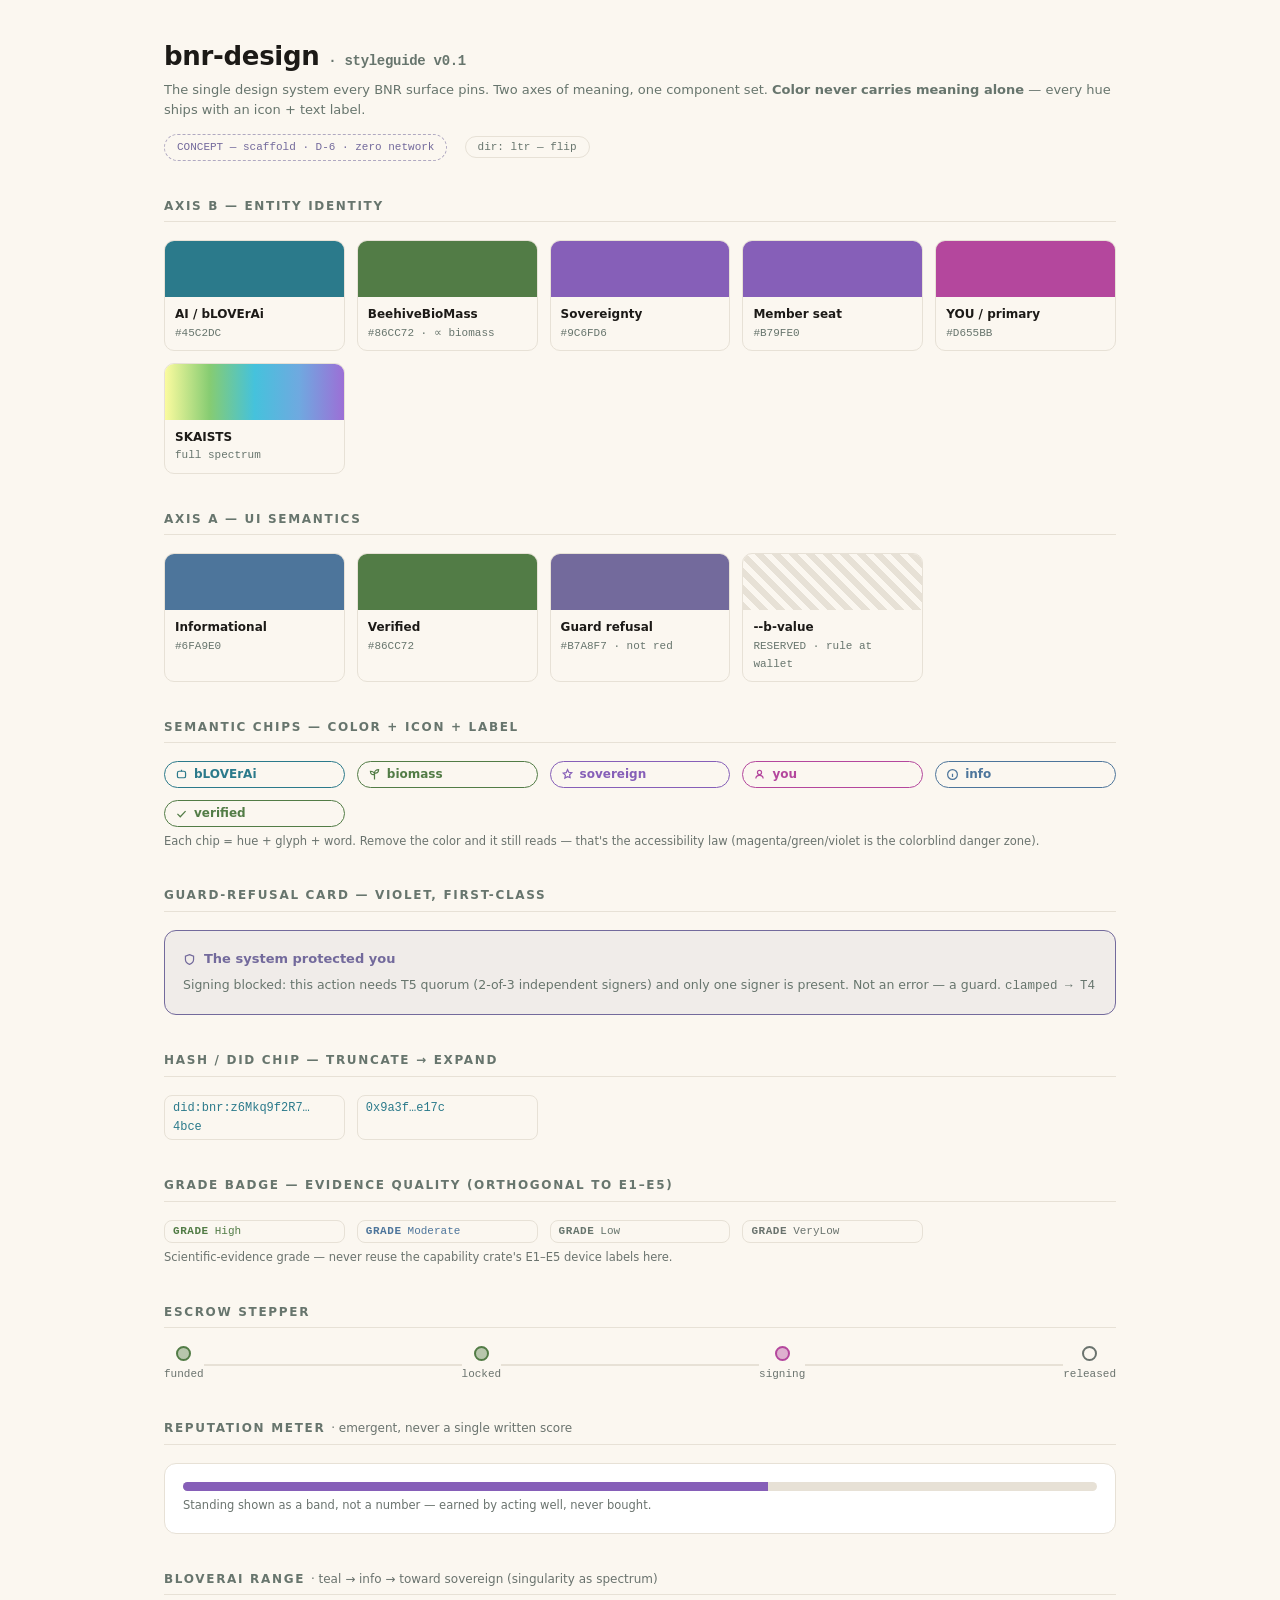
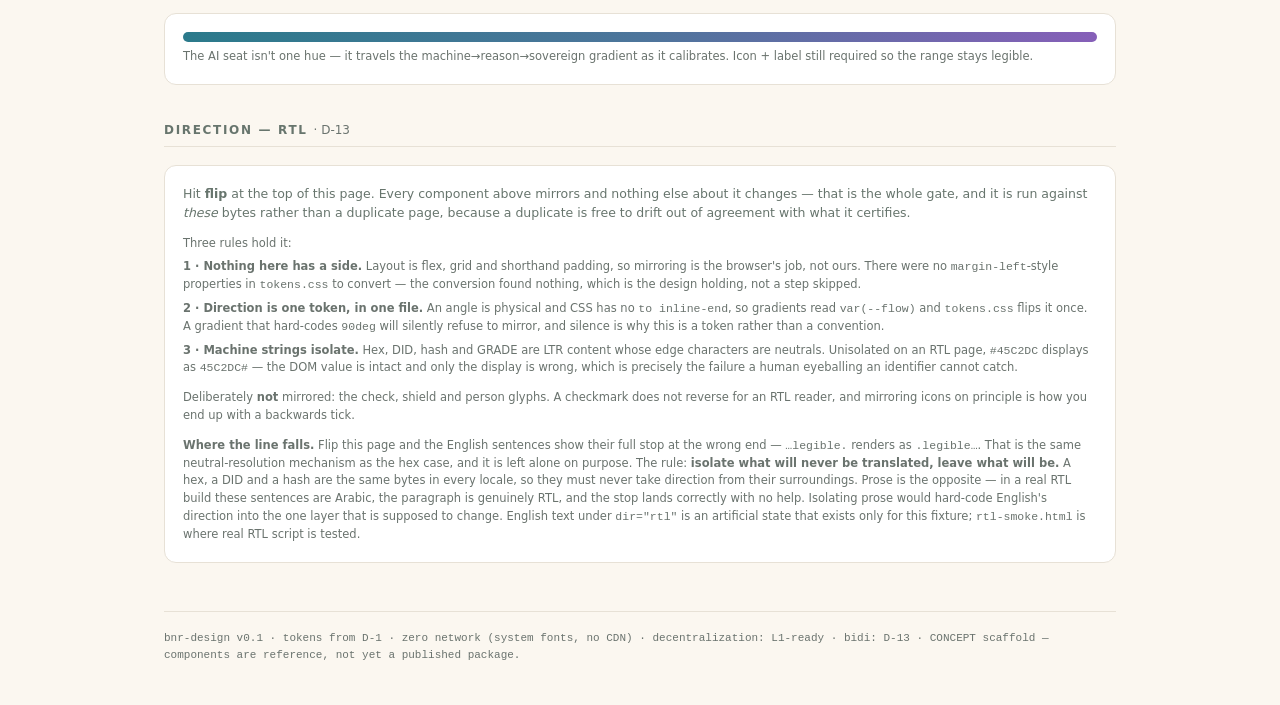
<file: index.html>
<!doctype html>
<html lang="en">
<head>
<meta charset="utf-8">
<meta name="viewport" content="width=device-width, initial-scale=1">
<title>bnr-design · styleguide v0.1</title>
<!-- The law is tokens.css — linked, not copied. One source of truth: a styleguide that
     duplicates the tokens can drift from them; one that consumes them cannot. Still L1 —
     tokens.css sits beside this file, no network, no CDN. -->
<link rel="stylesheet" href="tokens.css">
<style>
*{box-sizing:border-box}
body{margin:0;background:var(--bg);color:var(--ink);font-family:var(--font-ui);line-height:1.55}
.wrap{max-width:1000px;margin:0 auto;padding:var(--s5) var(--s4) var(--s6)}
h1{font-size:26px;margin:0 0 4px;letter-spacing:-.3px}
h2{font-size:12px;letter-spacing:.14em;text-transform:uppercase;color:var(--ink-mut);margin:var(--s5) 0 var(--s3);font-weight:600;border-bottom:1px solid var(--line);padding-bottom:6px}
.sub{color:var(--ink-mut);font-size:13px;margin-bottom:var(--s2)}
.mono{font-family:var(--font-mono)}
.grid{display:grid;gap:var(--s2)}
.cols{grid-template-columns:repeat(auto-fill,minmax(150px,1fr))}
.card{background:var(--bg-card);border:1px solid var(--line);border-radius:var(--radius);padding:var(--s3)}
/* swatches */
.sw{border-radius:10px;overflow:hidden;border:1px solid var(--line)}
.sw .chip{height:56px}
.sw .meta{padding:8px 10px;font-size:11px}
.sw .meta b{display:block;font-size:12px}
.sw .meta .hex{font-family:var(--font-mono);color:var(--ink-mut)}
/* semantic chip = color + icon + label (never color alone) */
.chip-s{display:inline-flex;align-items:center;gap:6px;font-size:12px;font-weight:600;padding:3px 10px;border-radius:var(--radius-pill);border:1px solid;background:transparent}
.ic{width:13px;height:13px;flex:0 0 auto}
.chip-ai{color:var(--ai);border-color:var(--ai)}
.chip-bio{color:var(--biomass);border-color:var(--biomass)}
.chip-sov{color:var(--sovereign);border-color:var(--sovereign)}
.chip-you{color:var(--you);border-color:var(--you)}
.chip-info{color:var(--info);border-color:var(--info)}
.chip-ver{color:var(--verified);border-color:var(--verified)}
/* guard-refusal card — violet, first-class, not error-red */
.guard{border:1px solid var(--guard);border-radius:var(--radius);padding:var(--s3);background:color-mix(in srgb,var(--guard) 8%,transparent)}
.guard .h{display:flex;align-items:center;gap:8px;color:var(--guard);font-weight:600;font-size:13px}
.guard p{margin:6px 0 0;color:var(--ink-mut);font-size:12.5px}
/* hash chip — truncate → expand */
.hash{font-family:var(--font-mono);font-size:12px;color:var(--ai-deep);border:1px solid var(--line);border-radius:8px;padding:3px 8px;cursor:pointer;background:transparent}
/* GRADE badge */
.grade{display:inline-flex;gap:6px;align-items:center;font-family:var(--font-mono);font-size:11px;border-radius:8px;padding:2px 8px;border:1px solid var(--line)}
.grade b{letter-spacing:.05em}
.g-high{color:var(--verified)} .g-mod{color:var(--info)} .g-low{color:var(--ink-mut)} .g-vlow{color:var(--ink-dim)}
/* reputation meter (emergent, not a single written score) */
.rep{height:9px;border-radius:6px;background:var(--line);overflow:hidden}
.rep>i{display:block;height:100%;background:var(--sovereign)}
/* bLOVErAi range bar (teal → info → toward sovereign) */
/* --flow, not 90deg: this gradient encodes a PROGRESSION (machine → reason →
   sovereign). A progression that keeps sweeping left-to-right on an RTL page
   reads backwards to its reader — the bar would claim the AI is calibrating
   away from sovereignty. Decorative gradients may or may not mirror; a gradient
   carrying an ordering must. */
.range{height:10px;border-radius:6px;background:linear-gradient(var(--flow),var(--ai),var(--info),var(--sovereign))}
/* reserved-token hatch — decorative texture, mirrored only for consistency */
.sw .chip.reserved{background:repeating-linear-gradient(var(--hatch),var(--line),var(--line) 6px,transparent 6px,transparent 12px)}
/* D-13 · bidi isolation.
   A machine string (hex, DID, hash, GRADE) is LTR content, and on an RTL page
   it sits inside an RTL paragraph. The Unicode bidi algorithm resolves the
   NEUTRAL characters at its EDGES — '#', '+', a trailing '…' — against the
   SURROUNDING direction, not the string's own. Unisolated, '#45C2DC' renders
   '45C2DC#' and '0x9a3f…' strands its ellipsis at the far end: the value is not
   corrupted in the DOM, only displayed wrong, which is the dangerous kind of
   wrong for an identifier a human is asked to eyeball.
   Note the word EDGES. The chips below truncate in the MIDDLE
   ('did:bnr:z6Mkq9f2R7…4bce'), which puts the ellipsis between alphanumerics
   and leaves a strong 'd' anchoring the front — so these particular strings are
   safe with or without the rule. The rule is applied anyway, because the class
   of string is what is being protected and the next identifier added here will
   not be checked by hand.
   The rule is the PAIR, and neither half works alone — this was measured, not
   assumed:
     · isolate alone  — the element stops leaking into its neighbours, but its
       own direction is still inherited RTL, so the run lays out against an RTL
       base. Measured: '+3 b' rendered with '+' to the RIGHT of 'b'. Strings
       carrying strong Latin letters ('#45C2DC') survive by accident, because a
       strong character anchors the run; a numeral-plus-unit has no anchor and
       breaks. Passing on the strings that happen to have letters is exactly how
       this rule ships half-done.
     · direction alone — internal order is right, but the element still takes
       part in the surrounding bidi context and can be reordered against it.
   So: direction fixes the INSIDE, isolate fixes the OUTSIDE. Belt and braces
   with <bdi> in the markup, which carries isolation even if CSS is lost. */
.hex,.hash,.mono,bdi{direction:ltr;unicode-bidi:isolate}
/* .grade is deliberately NOT forced to ltr — only isolated. 'GRADE' is a proper
   noun that never translates, but 'High'/'Moderate'/'Low' are ordinary words
   that will, so their order must follow the reader's locale rather than ours.
   Same rule as below, applied one level finer: pin what is bytes, let go of
   what is language. */
.grade{unicode-bidi:isolate}
/* the toggle exists so the RTL gate tests THESE bytes, not a copy of them */
.dirtog{font-family:var(--font-mono);font-size:11px;color:var(--ink-mut);background:transparent;border:1px solid var(--line);border-radius:var(--radius-pill);padding:4px 12px;cursor:pointer;margin-inline-start:var(--s2)}
/* escrow stepper */
.step{display:flex;align-items:center;gap:0;font-size:11px;font-family:var(--font-mono)}
.step .n{display:flex;flex-direction:column;align-items:center;gap:5px}
.step .dot{width:15px;height:15px;border-radius:50%;border:2px solid var(--ink-dim)}
.step .dot.on{border-color:var(--verified);background:color-mix(in srgb,var(--verified) 40%,transparent)}
.step .dot.here{border-color:var(--you);background:color-mix(in srgb,var(--you) 40%,transparent)}
.step .bar{flex:1;height:2px;background:var(--line);min-width:22px}
.lbl{color:var(--ink-dim)}
/* concept banner */
.concept{font-family:var(--font-mono);font-size:11px;color:var(--guard);border:1px dashed color-mix(in srgb,var(--guard) 55%,transparent);border-radius:var(--radius-pill);padding:4px 12px;display:inline-block}
.footer{margin-top:var(--s6);color:var(--ink-dim);font-size:11px;font-family:var(--font-mono);border-top:1px solid var(--line);padding-top:var(--s3)}
.note{font-size:11.5px;color:var(--ink-dim);margin-top:6px}
</style>
</head>
<body>
<div class="wrap">
  <h1>bnr-design <span class="mono" style="font-size:14px;color:var(--ink-mut)">· styleguide v0.1</span></h1>
  <div class="sub">The single design system every BNR surface pins. Two axes of meaning, one component set. <b>Color never carries meaning alone</b> — every hue ships with an icon + text label.</div>
  <span class="concept">CONCEPT — scaffold · D-6 · zero network</span>
  <button class="dirtog" onclick="var h=document.documentElement;h.dir=h.dir==='rtl'?'ltr':'rtl';this.textContent='dir: '+h.dir+' — flip'">dir: ltr — flip</button>

  <h2>Axis B — entity identity</h2>
  <div class="grid cols">
    <div class="sw"><div class="chip" style="background:var(--ai)"></div><div class="meta"><b>AI / bLOVErAi</b><span class="hex">#45C2DC</span></div></div>
    <div class="sw"><div class="chip" style="background:var(--biomass)"></div><div class="meta"><b>BeehiveBioMass</b><span class="hex">#86CC72 · ∝ biomass</span></div></div>
    <div class="sw"><div class="chip" style="background:var(--sovereign)"></div><div class="meta"><b>Sovereignty</b><span class="hex">#9C6FD6</span></div></div>
    <div class="sw"><div class="chip" style="background:var(--sovereign-soft)"></div><div class="meta"><b>Member seat</b><span class="hex">#B79FE0</span></div></div>
    <div class="sw"><div class="chip" style="background:var(--you)"></div><div class="meta"><b>YOU / primary</b><span class="hex">#D655BB</span></div></div>
    <!-- var(--rainbow), not a re-typed copy of its stops: this swatch previously
         duplicated the token's five hexes inline, so the token and its own
         demonstration could drift apart — the exact failure the header comment
         warns about for tokens.css. It also mirrors for free now. -->
    <div class="sw"><div class="chip" style="background:var(--rainbow)"></div><div class="meta"><b>SKAISTS</b><span class="hex">full spectrum</span></div></div>
  </div>

  <h2>Axis A — UI semantics</h2>
  <div class="grid cols">
    <div class="sw"><div class="chip" style="background:var(--info)"></div><div class="meta"><b>Informational</b><span class="hex">#6FA9E0</span></div></div>
    <div class="sw"><div class="chip" style="background:var(--verified)"></div><div class="meta"><b>Verified</b><span class="hex">#86CC72</span></div></div>
    <div class="sw"><div class="chip" style="background:var(--guard)"></div><div class="meta"><b>Guard refusal</b><span class="hex">#B7A8F7 · not red</span></div></div>
    <div class="sw"><div class="chip reserved"></div><div class="meta"><b><bdi>--b-value</bdi></b><span class="hex">RESERVED · rule at wallet</span></div></div>
  </div>

  <h2>Semantic chips — color + icon + label</h2>
  <div class="grid" style="grid-template-columns:repeat(auto-fill,minmax(150px,1fr))">
    <span class="chip-s chip-ai"><svg class="ic" viewBox="0 0 16 16" fill="none" stroke="currentColor" stroke-width="1.5"><rect x="3" y="4" width="10" height="8" rx="2"/><path d="M8 2v2M6 8h.01M10 8h.01"/></svg>bLOVErAi</span>
    <span class="chip-s chip-bio"><svg class="ic" viewBox="0 0 16 16" fill="none" stroke="currentColor" stroke-width="1.5"><path d="M8 14V6M8 6c0-2 2-4 5-4 0 3-2 5-5 4zM8 8C8 6 6 4 3 4c0 3 2 5 5 4z"/></svg>biomass</span>
    <span class="chip-s chip-sov"><svg class="ic" viewBox="0 0 16 16" fill="none" stroke="currentColor" stroke-width="1.5"><path d="M8 2l1.6 3.3 3.6.5-2.6 2.5.6 3.6L8 10.7 4.8 12.4l.6-3.6L2.8 6.3l3.6-.5z"/></svg>sovereign</span>
    <span class="chip-s chip-you"><svg class="ic" viewBox="0 0 16 16" fill="none" stroke="currentColor" stroke-width="1.5"><circle cx="8" cy="5.5" r="2.5"/><path d="M3.5 13c0-2.5 2-4 4.5-4s4.5 1.5 4.5 4"/></svg>you</span>
    <span class="chip-s chip-info"><svg class="ic" viewBox="0 0 16 16" fill="none" stroke="currentColor" stroke-width="1.5"><circle cx="8" cy="8" r="6"/><path d="M8 7v4M8 5h.01"/></svg>info</span>
    <span class="chip-s chip-ver"><svg class="ic" viewBox="0 0 16 16" fill="none" stroke="currentColor" stroke-width="1.5"><path d="M3 8.5l3.5 3.5L13 5"/></svg>verified</span>
  </div>
  <div class="note">Each chip = hue + glyph + word. Remove the color and it still reads — that's the accessibility law (magenta/green/violet is the colorblind danger zone).</div>

  <h2>Guard-refusal card — violet, first-class</h2>
  <div class="guard">
    <div class="h"><svg class="ic" viewBox="0 0 16 16" fill="none" stroke="currentColor" stroke-width="1.5"><path d="M8 2l5 2v4c0 3-2 5-5 6-3-1-5-3-5-6V4z"/></svg> The system protected you</div>
    <p>Signing blocked: this action needs T5 quorum (2-of-3 independent signers) and only one signer is present. Not an error — a guard. <span class="mono">clamped → T4</span></p>
  </div>

  <h2>Hash / DID chip — truncate → expand</h2>
  <div class="grid cols">
    <span class="hash" onclick="this.textContent=this.dataset.f" data-f="did:bnr:z6Mkq9f2R7...full-value-expands-on-click...4bce">did:bnr:z6Mkq9f2R7…4bce</span>
    <span class="hash" onclick="this.textContent=this.dataset.f" data-f="0x9a3f...FULL 64-hex on click...e17c">0x9a3f…e17c</span>
  </div>

  <h2>GRADE badge — evidence quality (orthogonal to E1–E5)</h2>
  <div class="grid cols">
    <span class="grade g-high"><b>GRADE</b> High</span>
    <span class="grade g-mod"><b>GRADE</b> Moderate</span>
    <span class="grade g-low"><b>GRADE</b> Low</span>
    <span class="grade g-vlow"><b>GRADE</b> VeryLow</span>
  </div>
  <div class="note">Scientific-evidence grade — never reuse the capability crate's E1–E5 device labels here.</div>

  <h2>Escrow stepper</h2>
  <div class="step">
    <div class="n"><span class="dot on"></span><span class="lbl">funded</span></div><span class="bar"></span>
    <div class="n"><span class="dot on"></span><span class="lbl">locked</span></div><span class="bar"></span>
    <div class="n"><span class="dot here"></span><span class="lbl">signing</span></div><span class="bar"></span>
    <div class="n"><span class="dot"></span><span class="lbl">released</span></div>
  </div>

  <h2>Reputation meter <span style="font-weight:400;text-transform:none;letter-spacing:0;color:var(--ink-dim)">· emergent, never a single written score</span></h2>
  <div class="card"><div class="rep"><i style="width:64%"></i></div><div class="note">Standing shown as a band, not a number — earned by acting well, never bought.</div></div>

  <h2>bLOVErAi range <span style="font-weight:400;text-transform:none;letter-spacing:0;color:var(--ink-dim)">· teal → info → toward sovereign (singularity as spectrum)</span></h2>
  <div class="card"><div class="range"></div><div class="note">The AI seat isn't one hue — it travels the machine→reason→sovereign gradient as it calibrates. Icon + label still required so the range stays legible.</div></div>

  <h2>Direction — RTL <span style="font-weight:400;text-transform:none;letter-spacing:0;color:var(--ink-dim)">· D-13</span></h2>
  <div class="card">
    <div class="note" style="font-size:12.5px;color:var(--ink-mut);margin-top:0">
      Hit <b>flip</b> at the top of this page. Every component above mirrors and nothing else about it
      changes — that is the whole gate, and it is run against <i>these</i> bytes rather than a
      duplicate page, because a duplicate is free to drift out of agreement with what it certifies.
    </div>
    <div class="note" style="margin-top:var(--s2)">Three rules hold it:</div>
    <div class="note"><b>1 · Nothing here has a side.</b> Layout is flex, grid and shorthand padding, so mirroring is the
      browser's job, not ours. There were no <span class="mono">margin-left</span>-style properties in
      <span class="mono">tokens.css</span> to convert — the conversion found nothing, which is the design
      holding, not a step skipped.</div>
    <div class="note"><b>2 · Direction is one token, in one file.</b> An angle is physical and CSS has no
      <span class="mono">to inline-end</span>, so gradients read <span class="mono">var(--flow)</span> and
      <span class="mono">tokens.css</span> flips it once. A gradient that hard-codes
      <span class="mono">90deg</span> will silently refuse to mirror, and silence is why this is a token
      rather than a convention.</div>
    <div class="note"><b>3 · Machine strings isolate.</b> Hex, DID, hash and GRADE are LTR content whose
      edge characters are neutrals. Unisolated on an RTL page, <span class="mono">#45C2DC</span> displays as
      <span class="mono">45C2DC#</span> — the DOM value is intact and only the display is wrong, which is
      precisely the failure a human eyeballing an identifier cannot catch.</div>
    <div class="note" style="margin-top:var(--s2)">Deliberately <b>not</b> mirrored: the check, shield and person glyphs.
      A checkmark does not reverse for an RTL reader, and mirroring icons on principle is how you end up
      with a backwards tick.</div>
    <div class="note" style="margin-top:var(--s2)"><b>Where the line falls.</b> Flip this page and the English sentences
      show their full stop at the wrong end — <span class="mono">…legible.</span> renders as
      <span class="mono">.legible…</span>. That is the same neutral-resolution mechanism as the hex case, and it is
      left alone on purpose. The rule: <b>isolate what will never be translated, leave what will be.</b> A hex, a DID
      and a hash are the same bytes in every locale, so they must never take direction from their surroundings.
      Prose is the opposite — in a real RTL build these sentences are Arabic, the paragraph is genuinely RTL, and the
      stop lands correctly with no help. Isolating prose would hard-code English's direction into the one layer that
      is supposed to change. English text under <span class="mono">dir="rtl"</span> is an artificial state that
      exists only for this fixture; <span class="mono">rtl-smoke.html</span> is where real RTL script is tested.</div>
  </div>

  <div class="footer">bnr-design v0.1 · tokens from D-1 · zero network (system fonts, no CDN) · decentralization: L1-ready · bidi: D-13 · CONCEPT scaffold — components are reference, not yet a published package.</div>
</div>
</body>
</html>
</file>
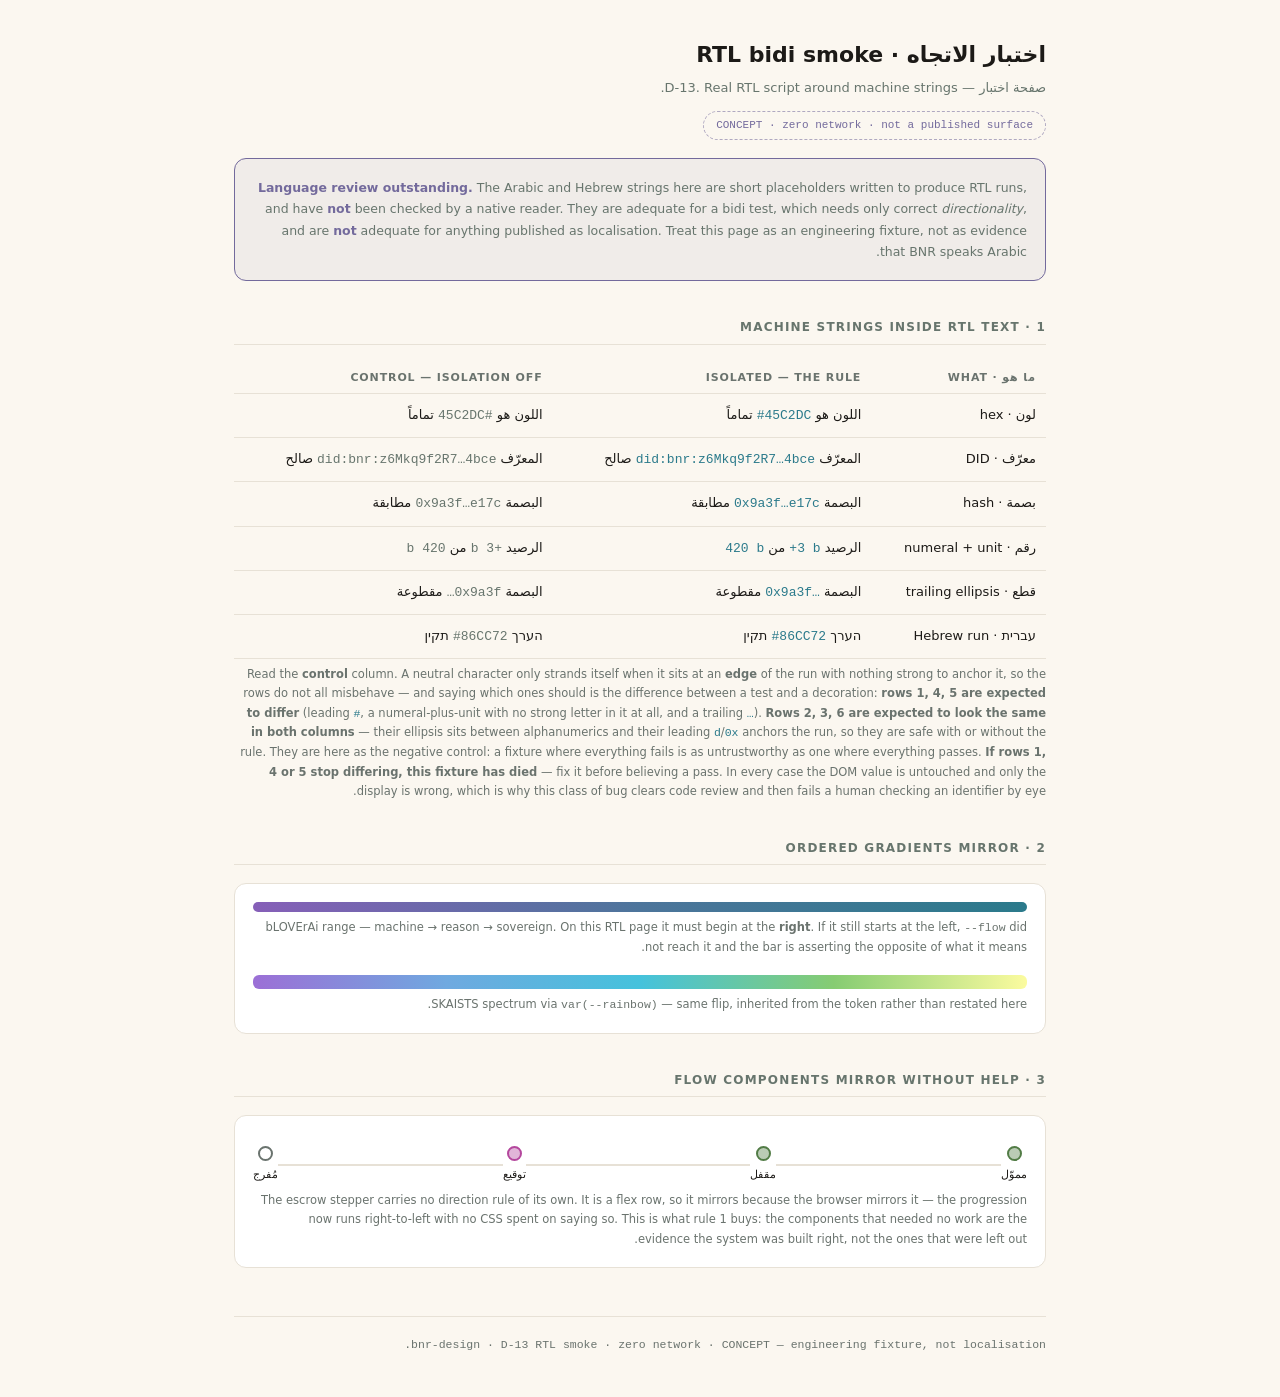
<file: rtl-smoke.html>
<!doctype html>
<html lang="ar" dir="rtl">
<head>
<meta charset="utf-8">
<meta name="viewport" content="width=device-width, initial-scale=1">
<title>bnr-design · RTL bidi smoke · D-13</title>
<!-- D-13 smoke test. This page exists to do the one thing index.html's flip toggle
     CANNOT: put real right-to-left SCRIPT around the machine strings. Flipping dir
     on English text mirrors the layout but never exercises the Unicode bidi
     algorithm, because English is LTR runs inside an RTL box with no RTL runs to
     reorder against. Only actual Arabic/Hebrew neighbours produce the failure.

     Each row below shows the SAME string twice: with the rule applied, and with
     it switched off (the control). Rows 1, 4 and 5 must differ between the two
     columns; rows 2, 3 and 6 must NOT, because those strings are anchored by a
     strong leading character and are safe either way. Both halves of that are
     load-bearing — check the differing rows still differ before believing a pass,
     and do not "fix" the rows that match.

     Zero network: links tokens.css beside it, system fonts only. -->
<link rel="stylesheet" href="tokens.css">
<style>
*{box-sizing:border-box}
body{margin:0;background:var(--bg);color:var(--ink);font-family:var(--font-ui);line-height:1.7}
.wrap{max-width:860px;margin:0 auto;padding:var(--s5) var(--s4) var(--s6)}
h1{font-size:22px;margin:0 0 4px}
h2{font-size:12px;letter-spacing:.1em;text-transform:uppercase;color:var(--ink-mut);margin:var(--s5) 0 var(--s3);border-bottom:1px solid var(--line);padding-bottom:6px}
.sub{color:var(--ink-mut);font-size:13px}
.concept{font-family:var(--font-mono);font-size:11px;color:var(--guard);border:1px dashed color-mix(in srgb,var(--guard) 55%,transparent);border-radius:var(--radius-pill);padding:4px 12px;display:inline-block;margin-top:var(--s2)}
/* the three-column comparison is wider than a phone; it scrolls in its own box
   rather than making the whole page scroll sideways, which on an RTL page would
   start the reader at the wrong edge of their own document */
.tscroll{overflow-x:auto;margin-top:var(--s2)}
table{width:100%;min-width:520px;border-collapse:collapse}
th{font-size:11px;text-transform:uppercase;letter-spacing:.08em;color:var(--ink-dim);font-weight:600;padding:6px 10px;border-bottom:1px solid var(--line);text-align:start}
td{padding:10px;border-bottom:1px solid var(--line);font-size:13px;vertical-align:top}
/* the rule under test is the PAIR: direction fixes the inside, isolate fixes the
   outside. An earlier draft of this fixture used isolate alone and the '+3 b'
   row failed while the hex rows passed — strong Latin letters anchor a run, a
   numeral-plus-unit has nothing to anchor it. Row 4 exists to keep that honest. */
.ok{direction:ltr;unicode-bidi:isolate;font-family:var(--font-mono);color:var(--ai-deep)}
/* the control — isolation deliberately OFF so the failure is visible, not claimed */
.bad{unicode-bidi:normal;font-family:var(--font-mono);color:var(--ink-mut)}
.card{background:var(--bg-card);border:1px solid var(--line);border-radius:var(--radius);padding:var(--s3);margin-top:var(--s3)}
.range{height:10px;border-radius:6px;background:linear-gradient(var(--flow),var(--ai),var(--info),var(--sovereign))}
.rainbow{height:14px;border-radius:6px;background:var(--rainbow)}
.step{display:flex;align-items:center;gap:0;font-size:11px;font-family:var(--font-mono);margin-top:var(--s2)}
.step .n{display:flex;flex-direction:column;align-items:center;gap:5px}
.step .dot{width:15px;height:15px;border-radius:50%;border:2px solid var(--ink-dim)}
.step .dot.on{border-color:var(--verified);background:color-mix(in srgb,var(--verified) 40%,transparent)}
.step .dot.here{border-color:var(--you);background:color-mix(in srgb,var(--you) 40%,transparent)}
.step .bar{flex:1;height:2px;background:var(--line);min-width:22px}
.note{font-size:11.5px;color:var(--ink-dim);margin-top:6px}
.warn{border:1px solid var(--guard);border-radius:var(--radius);padding:var(--s3);background:color-mix(in srgb,var(--guard) 8%,transparent);font-size:12.5px;color:var(--ink-mut);margin-top:var(--s3)}
.warn b{color:var(--guard)}
</style>
</head>
<body>
<div class="wrap">
  <h1>اختبار الاتجاه · RTL bidi smoke</h1>
  <div class="sub">صفحة اختبار — D-13. Real RTL script around machine strings.</div>
  <span class="concept">CONCEPT · zero network · not a published surface</span>

  <div class="warn">
    <b>Language review outstanding.</b> The Arabic and Hebrew strings here are short placeholders
    written to produce RTL runs, and have <b>not</b> been checked by a native reader. They are
    adequate for a bidi test, which needs only correct <i>directionality</i>, and are
    <b>not</b> adequate for anything published as localisation. Treat this page as an engineering
    fixture, not as evidence that BNR speaks Arabic.
  </div>

  <h2>1 · Machine strings inside RTL text</h2>
  <div class="tscroll">
  <table>
    <tr><th>ما هو · what</th><th>isolated — the rule</th><th>control — isolation off</th></tr>
    <tr>
      <td>لون · hex</td>
      <td>اللون هو <span class="ok">#45C2DC</span> تماماً</td>
      <td>اللون هو <span class="bad">#45C2DC</span> تماماً</td>
    </tr>
    <tr>
      <td>معرّف · DID</td>
      <td>المعرّف <span class="ok">did:bnr:z6Mkq9f2R7…4bce</span> صالح</td>
      <td>المعرّف <span class="bad">did:bnr:z6Mkq9f2R7…4bce</span> صالح</td>
    </tr>
    <tr>
      <td>بصمة · hash</td>
      <td>البصمة <span class="ok">0x9a3f…e17c</span> مطابقة</td>
      <td>البصمة <span class="bad">0x9a3f…e17c</span> مطابقة</td>
    </tr>
    <tr>
      <td>رقم · numeral + unit</td>
      <td>الرصيد <span class="ok">+3 b</span> من <span class="ok">420 b</span></td>
      <td>الرصيد <span class="bad">+3 b</span> من <span class="bad">420 b</span></td>
    </tr>
    <tr>
      <td>قطع · trailing ellipsis</td>
      <td>البصمة <span class="ok">0x9a3f…</span> مقطوعة</td>
      <td>البصمة <span class="bad">0x9a3f…</span> مقطوعة</td>
    </tr>
    <tr>
      <td>עברית · Hebrew run</td>
      <td>הערך <span class="ok">#86CC72</span> תקין</td>
      <td>הערך <span class="bad">#86CC72</span> תקין</td>
    </tr>
  </table>
  </div>
  <div class="note">Read the <b>control</b> column. A neutral character only strands itself when it sits at an
    <b>edge</b> of the run with nothing strong to anchor it, so the rows do not all misbehave — and saying which
    ones should is the difference between a test and a decoration:
    <b>rows 1, 4, 5 are expected to differ</b> (leading <span class="ok">#</span>, a numeral-plus-unit with no
    strong letter in it at all, and a trailing <span class="ok">…</span>).
    <b>Rows 2, 3, 6 are expected to look the same in both columns</b> — their ellipsis sits between alphanumerics
    and their leading <span class="ok">d</span>/<span class="ok">0x</span> anchors the run, so they are safe with or
    without the rule. They are here as the negative control: a fixture where everything fails is as untrustworthy as
    one where everything passes.
    <b>If rows 1, 4 or 5 stop differing, this fixture has died</b> — fix it before believing a pass.
    In every case the DOM value is untouched and only the display is wrong, which is why this class of bug clears
    code review and then fails a human checking an identifier by eye.</div>

  <h2>2 · Ordered gradients mirror</h2>
  <div class="card">
    <div class="range"></div>
    <div class="note">bLOVErAi range — machine → reason → sovereign. On this RTL page it must begin at the
      <b>right</b>. If it still starts at the left, <span style="font-family:var(--font-mono)">--flow</span> did not
      reach it and the bar is asserting the opposite of what it means.</div>
    <div class="rainbow" style="margin-top:var(--s3)"></div>
    <div class="note">SKAISTS spectrum via <span style="font-family:var(--font-mono)">var(--rainbow)</span> — same flip,
      inherited from the token rather than restated here.</div>
  </div>

  <h2>3 · Flow components mirror without help</h2>
  <div class="card">
    <div class="step">
      <div class="n"><span class="dot on"></span><span>مموّل</span></div><span class="bar"></span>
      <div class="n"><span class="dot on"></span><span>مقفل</span></div><span class="bar"></span>
      <div class="n"><span class="dot here"></span><span>توقيع</span></div><span class="bar"></span>
      <div class="n"><span class="dot"></span><span>مُفرج</span></div>
    </div>
    <div class="note">The escrow stepper carries no direction rule of its own. It is a flex row, so it mirrors because
      the browser mirrors it — the progression now runs right-to-left with no CSS spent on saying so. This is what
      rule 1 buys: the components that needed no work are the evidence the system was built right, not the ones that
      were left out.</div>
  </div>

  <div class="note" style="margin-top:var(--s6);font-family:var(--font-mono);border-top:1px solid var(--line);padding-top:var(--s3)">
    bnr-design · D-13 RTL smoke · zero network · CONCEPT — engineering fixture, not localisation.
  </div>
</div>
</body>
</html>
</file>
<file: tokens.css>
/* ============================================================
   bnr-design · tokens.css · v0.1 (D-6 scaffold)
   Source of law: D-1 (two axes: entity identity + UI semantics)
   Hexes sampled from canonical art (skaists mandala / kernel mandala).
   Rule: color NEVER carries meaning alone — pair with icon + label.
   Zero network: this file fetches nothing. System font stacks only.
   ============================================================ */

:root {
  color-scheme: dark light;

  /* ---- direction (D-13) ----
     Every token in this file is direction-agnostic BY CONSTRUCTION, and not by
     effort: a colour, a font stack and a scale of multiples of 6 have no side.
     There are no physical properties here to convert to logical ones — that
     conversion found nothing to do, which is the correct outcome, not a skipped
     step.

     The one exception is a gradient. An angle is physical and CSS has no
     logical equivalent — there is no `to inline-end`. So direction is hoisted
     into a single token and flipped once, below; every gradient downstream
     reads --flow instead of hard-coding a number. Add a gradient that writes
     90deg directly and it will silently refuse to mirror.

     Two angles live here, not one, because they flip differently: --flow is a
     left-to-right sweep (90 -> 270), --hatch is a diagonal texture (45 -> 135).
     Direction lives in exactly one file so a reviewer has one place to check. */
  --flow:  90deg;
  --hatch: 45deg;

  /* ---- Axis B · entity identity (founder-ruled) ---- */
  --ai:            #45C2DC;  /* robots / bLOVErAi — machine base */
  --ai-deep:       #57CDE4;  /* AI accents; bLOVErAi may range --ai ↔ --info */
  --biomass:       #86CC72;  /* BeehiveBioMass · life · saturation ∝ biomass */
  --sovereign:     #9C6FD6;  /* human / sovereignty · ALL SOULS */
  --sovereign-soft:#B79FE0;  /* member seats */
  --you:           #D655BB;  /* YOU / primary actor (magenta) */
  --rainbow:       linear-gradient(var(--flow),#FBFB9F,#86CC72,#45C2DC,#6FA9E0,#9C6FD6); /* SKAISTS */

  /* ---- Axis A · UI semantics (kernel palette law) ---- */
  --primary:       var(--you);      /* active / doing */
  --info:          #6FA9E0;         /* informational — keep apart from --ai */
  --verified:      var(--biomass);  /* settled / confirmed-by-test / alive (green allowed) */
  --guard:         #B7A8F7;         /* guard refusal — NEVER error-red */
  /* --b-value: RESERVED. Rule when b gets its own surface (wallet/treasury). */

  /* ---- chrome (dark-first: the mandala sings on black) ---- */
  --bg:            #06110C;
  --bg-card:       #0C1412;
  --ink:           #E9F2EC;
  --ink-mut:       #8FA79C;
  --ink-dim:       #648176;  /* 4.53:1 on --bg. Was #5E7A6F = 4.11 — below AA. */
  --line:          #1E2B26;

  /* ---- type (system stacks — zero fetch) ---- */
  --font-ui:   ui-sans-serif, system-ui, "Segoe UI", Roboto, Helvetica, Arial, sans-serif;
  --font-mono: ui-monospace, "Cascadia Mono", "SF Mono", Menlo, Consolas, monospace;

  /* ---- rhythm (senary scale: multiples of 6) ---- */
  --s1: 6px; --s2: 12px; --s3: 18px; --s4: 24px; --s5: 36px; --s6: 48px;
  --radius: 12px; --radius-pill: 999px;
}

/* ---- D-13 · the one flip ----
   Written as two separate rules, deliberately, NOT as a comma-joined selector
   list. A selector list is invalidated whole by one member a browser does not
   understand, so pairing :dir() with [dir] in one list would drop BOTH on any
   engine lacking :dir() — and the failure would be a silently unmirrored page,
   not an error anyone sees. Separate rules degrade one at a time.
   [dir] covers explicit markup; :dir() additionally catches dir="auto" once it
   resolves. Whichever element carries the attribute redefines --flow for its
   own subtree, so this works on <html> or on one panel. */
[dir="rtl"] { --flow: 270deg; --hatch: 135deg; }
:dir(rtl)   { --flow: 270deg; --hatch: 135deg; }

@media (prefers-color-scheme: light) {
  :root {
    --bg:#FBF7F0; --bg-card:#FFFFFF; --ink:#1C1A17; --line:#E7E1D6;

    /* Light mode had no semantic palette. Every hue below kept its DARK-mode value and
       was therefore used as text on a near-white background: --biomass measured 1.81:1,
       --guard 1.97:1, --info 2.33:1. The system was designed dark-first and the light
       block only ever overrode chrome, so the failure was invisible to anyone reading
       the file — the tokens looked defined because they were, just not for this mode.

       Each value below is the same hue darkened until it clears 4.5:1 on --bg #FBF7F0,
       computed rather than chosen. Identity is preserved; legibility is added. */
    --ink-mut:#67756D;        /* 4.52:1 — was #6B7A72 = 4.23 */
    --ink-dim:#6A736E;        /* 4.56:1 — was #8A968F = 2.87 */
    --ai:#2B7A8B;             /* 4.61:1 — was 1.97 */
    --ai-deep:#2B7A8B;
    --biomass:#527C46;        /* 4.52:1 — was 1.81 */
    --sovereign:#865FB8;      /* 4.51:1 — was 3.48 */
    --sovereign-soft:#865FB8;
    --you:#B4479D;            /* 4.54:1 — was 3.35 */
    --info:#4D759B;           /* 4.56:1 — was 2.33. The token the C-2 explainer caught. */
    --verified:#527C46;
    --guard:#736A9C;          /* 4.61:1 — was 1.97 */
  }
}

/* ---- contrast, and how to re-check it ----
   Every hex token above was verified against the background it is actually used on:
   dark-mode :root values against --bg #06110C, light-mode overrides against #FBF7F0.
   23 hex tokens, 0 below 4.5:1.

   `--verified` is an alias (var(--biomass)) and carries no hex of its own, so a checker
   scanning for hex must SKIP alias lines rather than mis-read them — an earlier pass here
   reported a phantom "--ver 1.09" failure by matching a stale offset on an alias line.
   A false failure is cheaper than a false pass, but both mean the checker is wrong.

   Not yet done: a rendered light-mode pass over index.html in a browser. The values are
   verified by computation; nobody has watched the styleguide render in light mode. */
</file>
